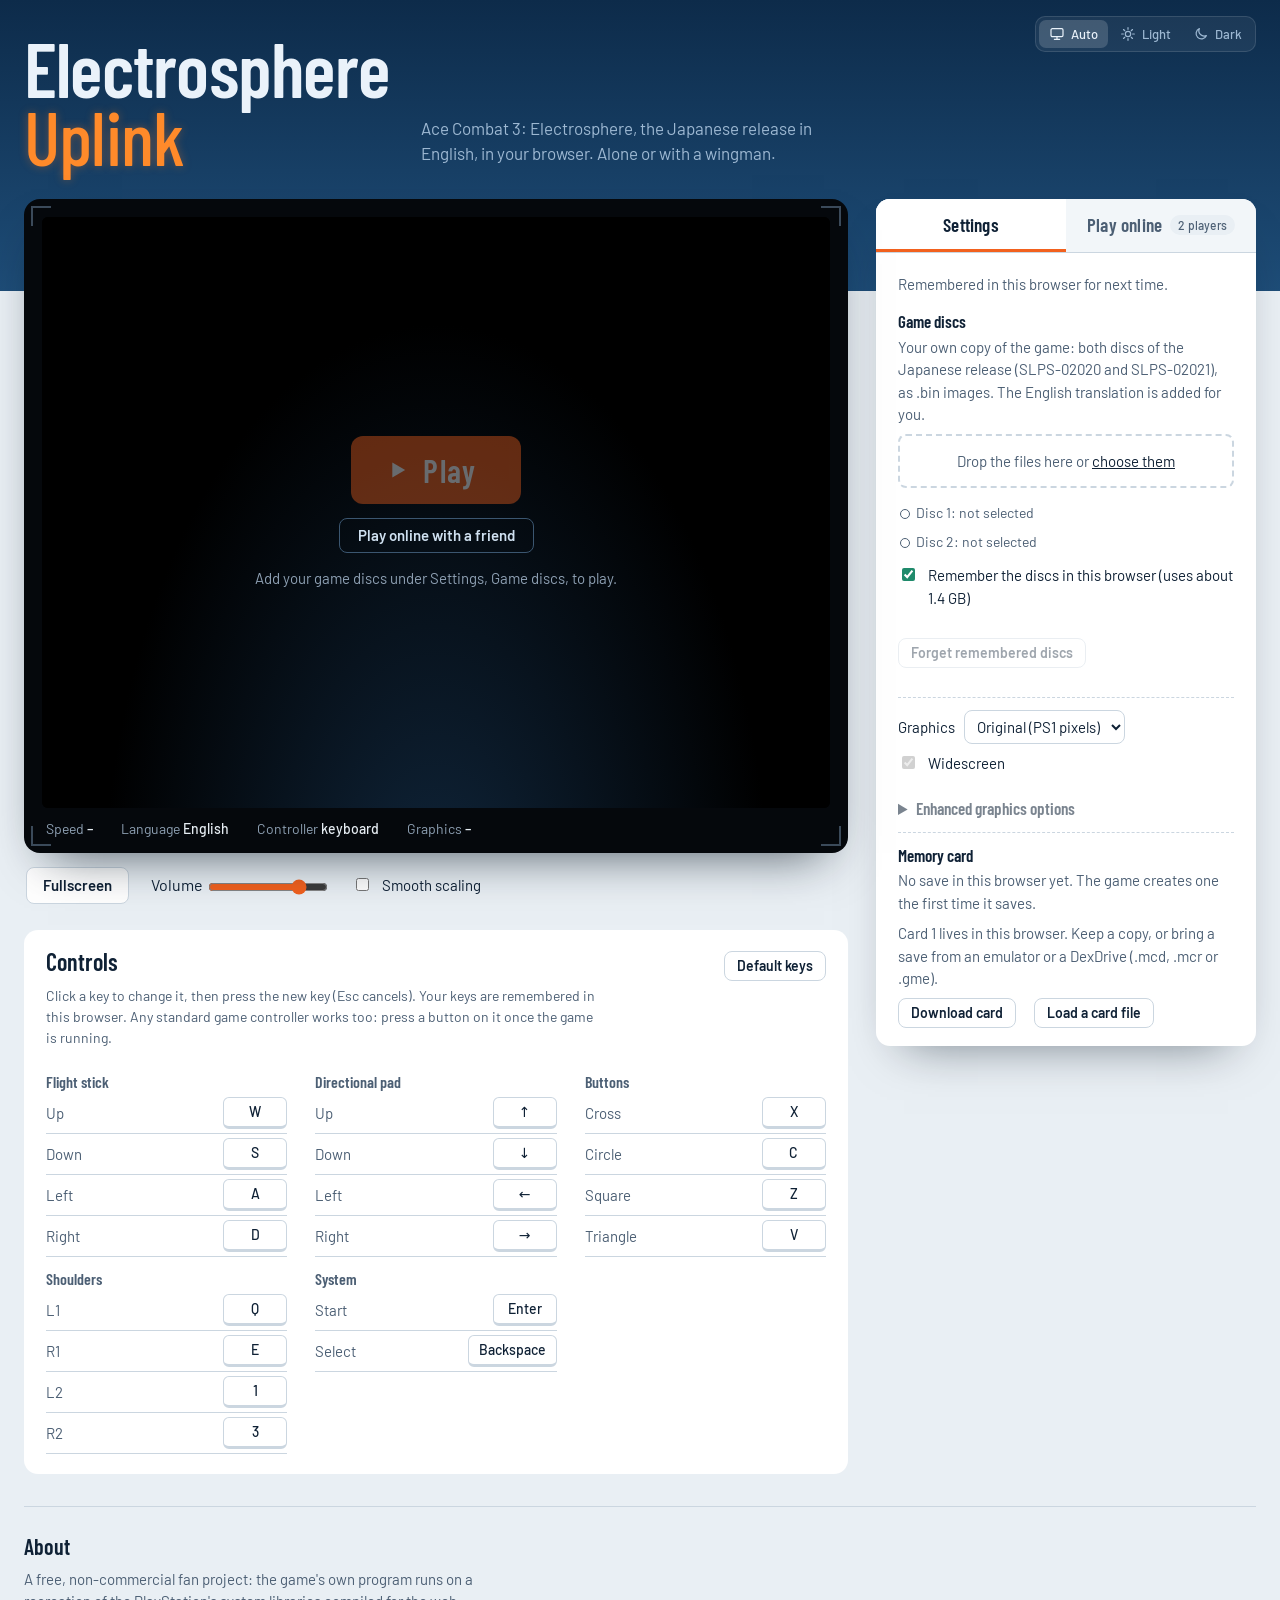
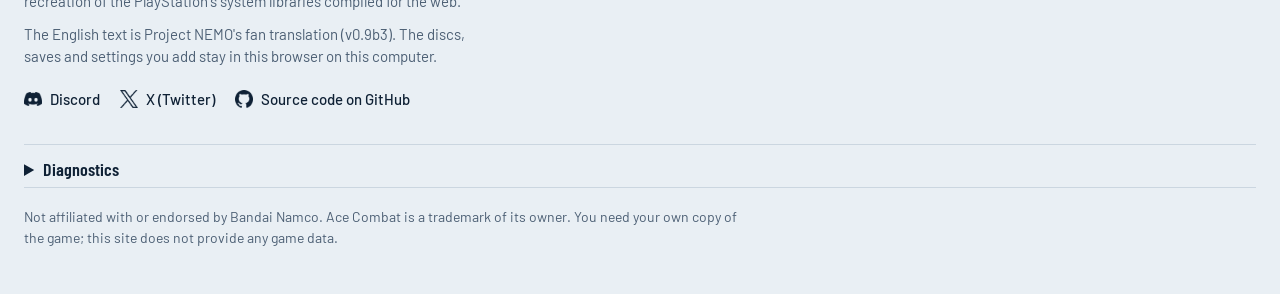
<file: web/index.html>
<!doctype html>
<html lang="en">
<head>
<meta charset="utf-8">
<meta name="viewport" content="width=device-width, initial-scale=1">
<title>Electrosphere Uplink</title>
<meta name="description" content="Play the Japanese release of Ace Combat 3: Electrosphere in your browser.">
<script src="coi-boot.js"></script>
<link rel="stylesheet" href="style.css">
</head>
<body>
<header class="sky">
  <div class="wrap sky-inner">
    <h1 class="wordmark">Electrosphere <span>Uplink</span></h1>
    <p class="tagline">Ace Combat 3: Electrosphere, the Japanese release in English, in your browser. Alone or with a wingman.</p>
    <div class="theme" role="group" aria-label="Theme">
      <button class="theme-btn" data-set="auto" aria-pressed="true" title="Follow your system's setting">
        <svg viewBox="0 0 24 24" aria-hidden="true"><rect x="3" y="4" width="18" height="12" rx="2"/><path d="M8 20h8M12 16v4"/></svg><span>Auto</span></button>
      <button class="theme-btn" data-set="light" aria-pressed="false" title="Light">
        <svg viewBox="0 0 24 24" aria-hidden="true"><circle cx="12" cy="12" r="4"/><path d="M12 2.5v2.5M12 19v2.5M2.5 12H5M19 12h2.5M5.3 5.3l1.8 1.8M16.9 16.9l1.8 1.8M5.3 18.7l1.8-1.8M16.9 7.1l1.8-1.8"/></svg><span>Light</span></button>
      <button class="theme-btn" data-set="dark" aria-pressed="false" title="Dark">
        <svg viewBox="0 0 24 24" aria-hidden="true"><path d="M20 14.5A8 8 0 0 1 9.5 4a8 8 0 1 0 10.5 10.5z"/></svg><span>Dark</span></button>
    </div>
  </div>
</header>
<div class="wrap">

  <main class="deck">
    <section class="screen" aria-label="Game screen">
      <div class="bezel"><span class="mk" aria-hidden="true"></span>
        <div id="screen-wrap">
          <canvas id="screen" width="320" height="240" aria-label="Game screen"></canvas>
          <canvas id="screen-hd" width="320" height="240" aria-label="Game screen (enhanced)"></canvas>
          <div class="loader" id="loader" hidden role="progressbar" aria-label="Loading" aria-valuemin="0" aria-valuemax="100" aria-valuenow="0">
            <svg viewBox="0 0 200 330" aria-hidden="true">
              <defs>
                <!-- an original fighter seen from above, nose up; it fills from the tail to the nose -->
                <path id="jet" d="M 100 6 C 104 16 108 36 110 60 L 112 82 L 122 100 L 124 124 L 184 184 L 186 200
                  L 128 198 L 126 216 L 166 252 L 168 264 L 122 262 L 118 282 L 104 284 L 96 284 L 82 282 L 78 262
                  L 32 264 L 34 252 L 74 216 L 72 198 L 14 200 L 16 184 L 76 124 L 78 100 L 88 82 L 90 60
                  C 92 36 96 16 100 6 Z"/>
                <clipPath id="jet-clip"><use href="#jet"/></clipPath>
                <clipPath id="jet-lit"><rect id="ld-litrect" x="0" y="330" width="200" height="0"/></clipPath>
              </defs>
              <g id="ld-flame">
                <path class="flame" d="M 97 284 L 106 284 L 101.5 318 Z"/><path class="flame late" d="M 94 284 L 103 284 L 98.5 318 Z"/>
                <path class="flame core" d="M 97 284 L 103 284 L 100 302 Z"/>
              </g>
              <use href="#jet" class="hull"/>
              <g clip-path="url(#jet-clip)">
                <rect class="fill" id="ld-fill" x="0" y="284" width="200" height="0"/>
                <rect class="edge" id="ld-edge" x="0" y="283" width="200" height="1.6"/>
              </g>
              <use href="#jet" class="hull-lit" clip-path="url(#jet-lit)"/>
              <g class="lines">
                <path d="M 100 34 C 104 42 105 54 104 66 L 100 72 L 96 66 C 95 54 96 42 100 34 Z"/>
                <path d="M 114 206 L 120 250"/><path d="M 86 206 L 80 250"/>
                <path d="M 124 124 L 128 198"/><path d="M 76 124 L 72 198"/>
              </g>
            </svg>
            <div class="pct"><span id="ld-pct">0</span><small>%</small></div>
            <div class="stage" id="ld-stage">Getting ready</div>
            <div class="sub" id="ld-sub"></div>
          </div>
          <div class="coop-veil" id="coop-veil" hidden><p></p></div>
          <div class="idle" id="idle">
            <button class="play" id="start" disabled aria-describedby="idle-hint">
              <svg viewBox="0 0 24 24" aria-hidden="true"><path d="M8 5.5v13l11-6.5z"/></svg><span>Play</span>
            </button>
            <button class="ghost" id="to-online">Play online with a friend</button>
            <p class="idle-hint" id="idle-hint"></p>
          </div>
        </div>
        <div class="readouts" aria-live="polite">
          <span>Speed <b id="fps">–</b></span>
          <span>Language <b id="ro-lang">–</b></span>
          <span>Controller <b id="ro-pad">keyboard</b></span>
          <span>Graphics <b id="ro-gfx">–</b></span>
        </div>
      </div>
      <div class="screen-tools">
        <button class="quiet live-only" id="stop" disabled>Stop</button>
        <button class="quiet" id="fullscreen">Fullscreen</button>
        <label>Volume <input type="range" id="volume" min="0" max="100" value="80" aria-label="Volume"></label>
        <label class="check flush sd-only"><input type="checkbox" id="smooth"> Smooth scaling</label>
        <p class="note status" id="status" role="status"></p>
      </div>
    </section>

    <aside class="console" aria-label="Setup and online play">
      <div class="tabs" role="tablist" aria-label="Panels">
        <button role="tab" class="tab" id="tab-setup" aria-selected="true" aria-controls="panel-setup">Settings</button>
        <button role="tab" class="tab" id="tab-online" aria-selected="false" aria-controls="panel-online" tabindex="-1">Play online <span class="badge">2 players</span></button>
      </div>
      <div class="panel" id="panel-setup" role="tabpanel" aria-labelledby="tab-setup">
        <p class="panel-lede">Remembered in this browser for next time.</p>
        <div class="settings">
          <div class="set-group" id="step-discs">
            <h4>Game discs</h4>
            <p>Your own copy of the game: both discs of the Japanese release (SLPS-02020 and SLPS-02021), as .bin images. The English translation is added for you.</p>
            <div id="drop">Drop the files here or <label class="pickbtn" for="pick">choose them</label><input type="file" id="pick" multiple accept=".bin,.cue,.iso,.img"></div>
            <ul class="files" id="files"></ul>
            <label class="check"><input type="checkbox" id="remember" checked> Remember the discs in this browser (uses about 1.4 GB)</label>
            <p class="note" id="storeprog"></p>
            <div class="row"><button class="quiet small" id="forget">Forget remembered discs</button></div>
            <p class="note" id="enhint"></p>
          </div>
          <div class="set-group">
            <div class="row">
              <label>Graphics <select id="gfx" aria-describedby="gfxhint">
                <option value="0">Original (PS1 pixels)</option>
                <option value="2">Enhanced 2×</option>
                <option value="3">Enhanced 3×</option>
                <option value="4">Enhanced 4×</option>
                <option value="6">Enhanced 6×</option>
              </select></label>
              <label class="check flush"><input type="checkbox" id="widescreen" data-bit="1" checked> Widescreen</label>
            </div>
            <p class="note" id="gfxhint"></p>
            <details class="gfx-more" id="gfx-more">
              <summary>Enhanced graphics options</summary>
              <p class="note">These change straight away, also while playing.</p>
              <div class="gfx-grid">
                <label class="check"><input type="checkbox" data-bit="2" checked> World effects <span class="sub">(all of the below)</span></label>
                <label class="check"><input type="checkbox" data-bit="64"> Atmosphere and haze</label>
                <label class="check"><input type="checkbox" data-bit="4"> Far terrain <span class="sub">(needs atmosphere)</span></label>
                <label class="check"><input type="checkbox" data-bit="512" checked> Original fog <span class="sub">(the ground fades out at the game's own distance)</span></label>
                <label class="check"><input type="checkbox" data-bit="16"> Clouds</label>
                <label class="check"><input type="checkbox" data-bit="256" checked> Sun and glare</label>
                <label class="check"><input type="checkbox" data-bit="128" checked> Sky lighting</label>
                <label class="check"><input type="checkbox" data-bit="8"> Animated ocean <span class="sub">(sun glints on the waves can flicker)</span></label>
              </div>
              <button class="quiet compact" id="gfx-defaults">Defaults</button>
            </details>
          </div>
          <div class="set-group">
            <h4>Memory card</h4>
            <p id="saveinfo"></p>
            <p>Card 1 lives in this browser. Keep a copy, or bring a save from an emulator or a DexDrive (.mcd, .mcr or .gme).</p>
            <div class="row"><button class="quiet small" id="export">Download card</button><button class="quiet small" id="importbtn">Load a card file</button><button class="quiet small" id="restorecard" hidden>Restore previous card</button><input type="file" id="import" accept=".mcd,.mcr,.gme" hidden></div>
          </div>
        </div>
      </div>
      <div class="panel" id="panel-online" role="tabpanel" aria-labelledby="tab-online" hidden>
        <div id="step-online">
          <h2 class="panel-title">Play online together</h2>
          <p>Each player on their own computer. The host's memory card and settings are used, and nothing is saved on the guest's side. The guest flies as the second plane.</p>
          <div class="row">
            <label>Username <input id="on-name" maxlength="24" size="12" autocomplete="nickname"></label>
            <label class="check flush"><input type="checkbox" id="on-private" checked> Private room <span class="sub">(only people with the code can ask to join)</span></label>
          </div>
          <div id="on-idle">
            <div class="row"><button class="small" id="on-create">Create a room</button></div>
            <div class="row">
              <label>Room code <input id="on-code" placeholder="NEMO-XXXX" maxlength="9" size="10" autocomplete="off" spellcheck="false"></label>
              <button class="quiet small" id="on-join">Join</button>
              <button class="quiet small" id="on-browse">Public rooms</button>
            </div>
            <ul class="files" id="on-rooms"></ul>
            <div class="row" id="on-rooms-tools" hidden><button class="quiet small" id="on-refresh">Refresh the list</button> <span class="note" id="on-rooms-time"></span></div>
          </div>
          <div id="on-room" hidden>
            <p class="on-code" id="on-hostbits"><span id="on-roomcode"></span> <button class="quiet small" id="on-copy">Copy</button></p>
            <ul class="files" id="on-requests"></ul>
            <div class="row"><button class="small" id="on-go" hidden>Start the game</button><button class="quiet small" id="on-leave">Leave</button></div>
          </div>
          <p class="note" id="on-state" role="status"></p>
        </div>
      </div>
    </aside>
    <section class="controls" aria-labelledby="h-keys">
        <div class="controls-head">
          <h2 id="h-keys">Controls</h2>
          <button class="quiet small" id="keys-reset">Default keys</button>
        </div>
        <p class="note">Click a key to change it, then press the new key (Esc cancels). Your keys are remembered in this browser.
          Any standard game controller works too: press a button on it once the game is running.</p>
        <div class="keygrid" id="keygrid"></div>
      </section>
  </main>

  <div class="lower">
    <section aria-labelledby="h-about">
      <h2 id="h-about">About</h2>
      <p>A free, non-commercial fan project: the game's own program runs on a recreation of the PlayStation's system libraries compiled for the web.</p>
      <p>The English text is Project NEMO's fan translation (v0.9b3). The discs, saves and settings you add stay in this browser on this computer.</p>
      <ul class="contact" aria-label="Contact and source code">
        <li><a href="https://discord.com/users/176006073197527040" target="_blank" rel="noopener noreferrer"><span class="logo logo-discord" aria-hidden="true"></span>Discord</a></li>
        <li><a href="https://x.com/Ashenfag" target="_blank" rel="noopener noreferrer"><span class="logo logo-x" aria-hidden="true"></span>X (Twitter)</a></li>
        <li><a href="https://github.com/leanbgit/Electrosphere-uplink" target="_blank" rel="noopener noreferrer"><span class="logo logo-github" aria-hidden="true"></span>Source code on GitHub</a></li>
      </ul>
    </section>
  </div>

  <details class="diag">
    <summary>Diagnostics</summary>
    <div id="log" role="log"></div>
  </details>

  <footer>
    <p>Not affiliated with or endorsed by Bandai Namco. Ace Combat is a trademark of its owner. You need your own copy of the game; this site does not provide any game data.</p>
  </footer>
</div>
<script src="netplay.js"></script>
<script type="module" src="page/main.js"></script>
</body>
</html>
</file>
<file: web/style.css>
/* style.css -- the page (index.html).
 *
 * Idea: the page is the sky. A band of stratosphere blue at the top, the game
 * screen rising out of it onto the cloud deck below, and the settings beside
 * it as a two-tab console (Settings / Play online). One accent, afterburner
 * orange, for what starts things. Every button answers: it lifts under the
 * pointer, presses down when clicked, and shows a ring for the keyboard. */
@font-face { font-family: Barlow; src: url(fonts/Barlow-Regular.woff2) format('woff2'); font-weight: 400; font-display: swap; }
@font-face { font-family: Barlow; src: url(fonts/Barlow-Medium.woff2) format('woff2'); font-weight: 500; font-display: swap; }
@font-face { font-family: Barlow; src: url(fonts/Barlow-SemiBold.woff2) format('woff2'); font-weight: 600; font-display: swap; }
@font-face { font-family: 'Barlow Condensed'; src: url(fonts/BarlowCondensed-Medium.woff2) format('woff2'); font-weight: 500; font-display: swap; }
@font-face { font-family: 'Barlow Condensed'; src: url(fonts/BarlowCondensed-SemiBold.woff2) format('woff2'); font-weight: 600; font-display: swap; }

:root {
  --sky: #0D2B4A;          /* stratosphere: the band at the top */
  --sky-low: #1E4D78;      /* where it meets the horizon */
  --sky-ink: #EAF2FA;
  --sky-ink-soft: #9DB8D2;
  --deck: #E9EFF4;         /* the cloud deck: the page */
  --panel: #FFFFFF;
  --panel-sunk: #F2F6F9;
  --ink: #0F2135;
  --ink-soft: #4C5F74;
  --rule: #CBD6E0;
  --burn: #F2611E;         /* afterburner: the one accent */
  --burn-hi: #FF7A3A;
  --burn-lo: #C94A10;
  --burn-ink: #FFFFFF;
  --ok: #1F8A6B;
  --bad: #B3261E;
  --bezel: #05080C;
  --bezel-mark: #3B4A5A;
  --lift: 0 6px 16px -8px rgba(13, 43, 74, .45);
  --font: Barlow, 'Segoe UI', system-ui, sans-serif;
  --font-cond: 'Barlow Condensed', 'Arial Narrow', Barlow, sans-serif;
  color-scheme: light;
}
@media (prefers-color-scheme: dark) {
  :root:not([data-theme="light"]) {
    --sky: #04121F; --sky-low: #0C2A45; --deck: #0B1622; --panel: #122131; --panel-sunk: #0E1B29;
    --ink: #DCE6F0; --ink-soft: #93A6BA; --rule: #263749; --ok: #4FC3A1; --bad: #F2867D;
    --lift: 0 6px 18px -8px rgba(0, 0, 0, .8);
    color-scheme: dark;
  }
}
:root[data-theme="dark"] {
  --sky: #04121F; --sky-low: #0C2A45; --deck: #0B1622; --panel: #122131; --panel-sunk: #0E1B29;
  --ink: #DCE6F0; --ink-soft: #93A6BA; --rule: #263749; --ok: #4FC3A1; --bad: #F2867D;
  --lift: 0 6px 18px -8px rgba(0, 0, 0, .8);
  color-scheme: dark;
}

* { box-sizing: border-box; }
html { -webkit-text-size-adjust: 100%; }
body { margin: 0; background: var(--deck); color: var(--ink); font: 400 16px/1.5 var(--font); }
a { color: inherit; text-underline-offset: 3px; }
.wrap { max-width: 1280px; margin: 0 auto; padding: 0 24px; }
@media (max-width: 640px) { .wrap { padding: 0 16px; } }
:focus-visible { outline: 3px solid color-mix(in srgb, var(--burn) 70%, transparent); outline-offset: 2px; }

/* ---- the sky band */
.sky { background: linear-gradient(180deg, var(--sky) 0%, var(--sky-low) 100%); color: var(--sky-ink); padding: 34px 0 120px; }
.sky-inner { display: flex; flex-wrap: wrap; align-items: flex-end; gap: 10px 32px; position: relative; }

/* the theme switch (page/theme.js), top right of the sky band */
.theme { position: absolute; top: -18px; right: 24px; display: flex; gap: 2px; padding: 3px; border-radius: 10px;
         background: rgba(255, 255, 255, .06); border: 1px solid rgba(255, 255, 255, .12); }
.theme .theme-btn { display: inline-flex; align-items: center; gap: 6px; padding: 6px 10px; border-radius: 7px; border: 0;
                    background: transparent; color: var(--sky-ink-soft); font: 500 13px/1 var(--font); }
.theme .theme-btn:hover:not(:disabled) { background: rgba(255, 255, 255, .10); color: var(--sky-ink); box-shadow: none; transform: none; }
.theme .theme-btn:active:not(:disabled) { background: rgba(255, 255, 255, .16); transform: none; }
.theme .theme-btn[aria-pressed="true"] { background: rgba(255, 255, 255, .16); color: var(--sky-ink); }
.theme svg { width: 16px; height: 16px; fill: none; stroke: currentColor; stroke-width: 1.8; stroke-linecap: round; stroke-linejoin: round; }
@media (max-width: 640px) { .theme { right: 16px; top: 0; } .theme .theme-btn { padding: 6px 8px; } .theme .theme-btn span { display: none; } }
.wordmark { margin: 0; font: 600 clamp(40px, 6.4vw, 76px)/.9 var(--font-cond); letter-spacing: -.01em; }
.wordmark span { display: block; font-weight: 500; color: #FF8A2A; text-shadow: 0 0 10px rgba(255, 122, 26, .35); }   /* neon orange, a soft glow */
.tagline { margin: 0 0 4px; max-width: 42ch; color: var(--sky-ink-soft); font-size: 17px; }

/* ---- deck: the screen rises out of the sky band */
.deck { display: grid; grid-template-columns: minmax(0, 1fr) 380px; grid-template-areas: "screen console" "controls console";
        gap: 26px 28px; align-items: start; margin-top: -92px; padding-bottom: 32px; }
.deck > .screen { grid-area: screen; } .deck > .console { grid-area: console; } .deck > .controls { grid-area: controls; }
/* one column: the console (and so online play) right under the screen, the key list last */
@media (max-width: 1020px) { .deck { grid-template-columns: minmax(0, 1fr); grid-template-areas: "screen" "console" "controls"; } }

.bezel { position: relative; background: var(--bezel); border-radius: 16px; padding: 18px 18px 12px; box-shadow: 0 24px 48px -24px rgba(4, 18, 31, .7); }
.bezel::before, .bezel::after, .bezel .mk::before, .bezel .mk::after {
  content: ''; position: absolute; width: 18px; height: 18px; border: 2px solid var(--bezel-mark); transition: border-color .4s;
}
.bezel::before { top: 7px; left: 7px; border-right: 0; border-bottom: 0; }
.bezel::after { top: 7px; right: 7px; border-left: 0; border-bottom: 0; }
.bezel .mk::before { bottom: 7px; left: 7px; border-right: 0; border-top: 0; }
.bezel .mk::after { bottom: 7px; right: 7px; border-left: 0; border-top: 0; }
body.live .bezel::before, body.live .bezel::after, body.live .bezel .mk::before, body.live .bezel .mk::after { border-color: var(--burn); }

#screen-wrap { position: relative; aspect-ratio: 4 / 3; width: 100%; background: #000; display: flex; align-items: center; justify-content: center; overflow: hidden; border-radius: 6px; }
#screen-wrap.wide { aspect-ratio: 16 / 9; }
#screen, #screen-hd { width: 100%; height: 100%; image-rendering: pixelated; display: block; }
#screen-hd { image-rendering: auto; display: none; }
body.hd #screen-hd { display: block; } body.hd #screen { display: none; }
body.hd .sd-only { display: none; }
#screen.smooth { image-rendering: auto; }
#screen-wrap:fullscreen { border-radius: 0; }
.idle { position: absolute; inset: 0; display: flex; flex-direction: column; align-items: center; justify-content: center; gap: 14px; color: #8EA0B3; text-align: center; padding: 24px;
        background: radial-gradient(ellipse at 50% 120%, #10263C 0%, #000 60%); }
body.live .idle { display: none; }
.idle-hint { margin: 0; font-size: 15px; color: #8EA0B3; min-height: 1.4em; max-width: 46ch; }

/* ---- buttons: one system, every one of them answers */
button { font: 600 15px/1 var(--font); border-radius: 8px; padding: 10px 16px; cursor: pointer; color: var(--burn-ink);
         background: var(--burn); border: 1.5px solid var(--burn);
         transition: transform .12s ease-out, box-shadow .15s, background-color .15s, border-color .15s, color .15s; }
button:hover:not(:disabled) { background: var(--burn-hi); border-color: var(--burn-hi); transform: translateY(-1px); box-shadow: var(--lift); }
button:active:not(:disabled) { background: var(--burn-lo); border-color: var(--burn-lo); transform: translateY(1px); box-shadow: none; transition-duration: .05s; }
button:disabled { opacity: .4; cursor: not-allowed; }
button.quiet { background: var(--panel); color: var(--ink); border-color: var(--rule); }
button.quiet:hover:not(:disabled) { background: var(--panel); border-color: var(--ink-soft); }
button.quiet:active:not(:disabled) { background: var(--panel-sunk); border-color: var(--ink); }
button.small, button.quiet.small, button.compact, button.quiet.compact { padding: 7px 12px; font-size: 14px; }

button.play { display: inline-flex; align-items: center; gap: 12px; font: 600 32px/1 var(--font-cond); letter-spacing: .04em;
              padding: 18px 44px 18px 32px; border-radius: 12px; border: 0; box-shadow: 0 0 0 0 color-mix(in srgb, var(--burn) 40%, transparent); }
button.play svg { width: 28px; height: 28px; fill: currentColor; }
button.play:hover:not(:disabled) { transform: translateY(-2px) scale(1.03); box-shadow: 0 0 0 8px color-mix(in srgb, var(--burn) 28%, transparent); }
button.play:active:not(:disabled) { transform: scale(.97); box-shadow: 0 0 0 3px color-mix(in srgb, var(--burn) 45%, transparent); }
button.play:focus-visible { outline: 3px solid #fff; outline-offset: 4px; }
button.ghost { background: transparent; color: #CFE0F0; border-color: #3B5670; font-size: 15px; padding: 9px 18px; }
button.ghost:hover:not(:disabled) { background: rgba(255, 255, 255, .06); border-color: #8FB0CE; color: #fff; box-shadow: none; }
button.ghost:active:not(:disabled) { background: rgba(255, 255, 255, .12); }
body.live button.ghost { display: none; }
@media (prefers-reduced-motion: reduce) { button, button.play { transition: none; } button:hover:not(:disabled), button:active:not(:disabled) { transform: none; } }

.live-only { display: none; } body.live .live-only { display: inline-block; }

/* ---- under the screen */
.readouts { display: flex; flex-wrap: wrap; gap: 4px 28px; padding: 10px 4px 2px; color: #8EA0B3; font-size: 14px; }
.readouts b { color: #E6EDF3; font-weight: 500; font-variant-numeric: tabular-nums; }
.screen-tools { display: flex; flex-wrap: wrap; align-items: center; gap: 10px 22px; padding: 14px 2px 0; }
.screen-tools .status { margin: 0 0 0 auto; text-align: right; max-width: 48ch; }
input[type=range] { accent-color: var(--burn); width: 120px; vertical-align: middle; }

/* ---- the console: two tabs beside the screen */
.console { background: var(--panel); border-radius: 14px; box-shadow: 0 24px 48px -28px rgba(4, 18, 31, .55); overflow: hidden; }
.tabs { display: grid; grid-template-columns: 1fr 1fr; background: var(--panel-sunk); border-bottom: 1px solid var(--rule); }
.tab { background: transparent; color: var(--ink-soft); border: 0; border-radius: 0; padding: 16px 12px 13px; border-bottom: 3px solid transparent;
       font: 600 19px/1.1 var(--font-cond); letter-spacing: .01em; display: flex; flex-wrap: wrap; align-items: center; justify-content: center; gap: 4px 8px; }
.tab:hover:not(:disabled) { background: var(--panel); color: var(--ink); border-color: transparent; border-bottom-color: var(--rule); transform: none; box-shadow: none; }
.tab:active:not(:disabled) { background: var(--panel); transform: none; }
.tab[aria-selected="true"] { background: var(--panel); color: var(--ink); border-bottom-color: var(--burn); }
.tab:focus-visible { outline-offset: -4px; }
.badge { font: 500 12px/1 var(--font); color: var(--ink-soft); background: var(--deck); border-radius: 999px; padding: 4px 8px; }
.tab[aria-selected="true"] .badge { background: color-mix(in srgb, var(--burn) 14%, var(--panel)); color: var(--burn-lo); }
.panel { padding: 20px 22px 18px; }
.panel[hidden] { display: none; }
.panel-lede { margin: 0 0 16px; color: var(--ink-soft); font-size: 15px; }
.panel-title { margin: 0 0 6px; font: 600 24px/1.1 var(--font-cond); }

.steps { list-style: none; margin: 0; padding: 0; counter-reset: step; }
.step { counter-increment: step; position: relative; padding: 0 0 18px 44px; }
.step + .step { border-top: 1px solid var(--rule); padding-top: 16px; }
.step::before { content: counter(step); position: absolute; left: 0; width: 30px; height: 30px; border-radius: 50%;
                border: 2px solid var(--ink); display: grid; place-items: center; font: 600 16px/1 var(--font-cond); }
.step + .step::before { top: 16px; }
.step.done::before { content: '✓'; background: var(--ok); border-color: var(--ok); color: #fff; }
.step h3 { margin: 2px 0 6px; font: 600 20px/1.2 var(--font-cond); }
.step p, .settings p, #step-online p { margin: 0 0 8px; font-size: 15px; color: var(--ink-soft); }

.set-group + .set-group { margin-top: 14px; padding-top: 12px; border-top: 1px dashed var(--rule); }
.set-group h4 { margin: 0 0 4px; font: 600 17px/1.2 var(--font-cond); }
.set-group > .row { gap: 8px 18px; font-size: 15px; }
select, input:not([type]) { font: inherit; font-size: 15px; color: var(--ink); background: var(--panel); border: 1.5px solid var(--rule); border-radius: 8px; padding: 6px 8px; margin-left: 6px; transition: border-color .15s; }
select:hover, input:not([type]):hover { border-color: var(--ink-soft); }
select:focus-visible, input:not([type]):focus-visible { border-color: var(--burn); outline: none; box-shadow: 0 0 0 3px color-mix(in srgb, var(--burn) 25%, transparent); }
.gfx-more { margin: 8px 0 0; }
.gfx-more summary { cursor: pointer; font: 600 17px/1.2 var(--font-cond); }
.gfx-more .note { margin: 6px 0 8px; }
.gfx-grid { display: grid; grid-template-columns: 1fr; gap: 2px; margin-bottom: 10px; }
.gfx-grid .check { margin: 0; }
.gfx-grid label.check { flex-wrap: wrap; row-gap: 0; }
.gfx-grid .sub { color: var(--ink-soft); font-size: 13px; flex-basis: 100%; padding-left: 23px; margin-top: -2px; }
body.sd .gfx-more { opacity: .55; }
summary:hover { color: var(--burn-lo); }

label.check { display: flex; gap: 10px; align-items: flex-start; font-size: 15px; margin: 8px 0 0; cursor: pointer; }
label.check input { margin-top: 4px; accent-color: var(--ok); }
.check.flush { margin: 0; }
.note { font-size: 14px; color: var(--ink-soft); margin: 4px 0 0; min-height: 1em; }
.note.ok { color: var(--ok); } .note.bad { color: var(--bad); }
.row { display: flex; flex-wrap: wrap; gap: 10px; align-items: center; }
.row[hidden], #step-online .row[hidden] { display: none; }
#forget { margin-top: 6px; }

/* online panel (web/online.js) */
#step-online .row { display: flex; flex-wrap: wrap; gap: 8px 14px; align-items: center; margin-top: 10px; }
#step-online .sub { color: var(--ink-soft); font-size: 13px; font-weight: 400; }
#on-create { padding: 11px 20px; font-size: 16px; }
.files { list-style: none; margin: 10px 0 0; padding: 0; font-size: 14px; }
.files li { padding: 4px 0 4px 18px; position: relative; }
.files li::before { content: ''; position: absolute; left: 2px; top: 11px; width: 8px; height: 8px; border-radius: 50%; border: 1.5px solid var(--ink-soft); }
.files li.dim { color: var(--ink-soft); }
.files li.ok::before { background: var(--ok); border-color: var(--ok); }
#drop { border: 2px dashed var(--rule); border-radius: 8px; padding: 14px; margin-top: 8px; text-align: center; color: var(--ink-soft); font-size: 15px; }
#drop.over { border-color: var(--burn); color: var(--ink); }
#drop label.pickbtn { color: var(--ink); text-decoration: underline; cursor: pointer; }
#drop input[type=file] { display: none; }
.files li button { margin-left: 8px; }
.on-code { font: 600 30px/1.2 var(--font-cond); letter-spacing: .06em; margin: 8px 0 0; }

/* who has the controls, on the game screen */
#screen-wrap.veiled canvas { filter: grayscale(.6) brightness(.45); transition: filter .3s; }
.coop-veil[hidden] { display: none; }
.coop-veil { position: absolute; left: 0; right: 0; top: 8%; display: flex; justify-content: center; pointer-events: none; z-index: 3; }
.coop-veil p { margin: 0 16px; padding: 8px 16px; border-radius: 6px; background: rgba(8, 14, 20, .78); color: #fff;
               font: 600 clamp(14px, 2.4vw, 20px)/1.3 var(--font-cond); text-align: center; letter-spacing: .02em; }

/* ---- loading screen (unchanged from the site) */
.loader { position: absolute; inset: 0; z-index: 2; background: #000; display: flex; flex-direction: column;
          align-items: center; justify-content: center; gap: 2px; padding: 24px; text-align: center; transition: opacity .45s ease-out; }
.loader[hidden] { display: none; }
.loader.gone { opacity: 0; }
.loader svg { height: min(52%, 320px); width: auto; overflow: visible; }
.loader .hull { fill: #0B141D; stroke: #3B4A5A; stroke-width: 1.4; stroke-linejoin: round; }
.loader .hull-lit { fill: none; stroke: var(--burn); stroke-width: 1.4; stroke-linejoin: round; }
.loader .lines { fill: none; stroke: #000; stroke-opacity: .3; stroke-width: 1.2; stroke-linecap: round; stroke-linejoin: round; }
.loader .fill { fill: var(--burn); }
.loader .edge { fill: #FFE1CF; }
.loader .flame { fill: #FFB15C; transform-box: fill-box; transform-origin: 50% 0; animation: flame .09s steps(2) infinite alternate; }
.loader .flame.core { fill: #FFF1DA; }
.flame.late { animation-delay: .045s; }
@keyframes flame { from { transform: scaleY(1); opacity: .95; } to { transform: scaleY(.7); opacity: .7; } }
.loader .pct { font: 600 clamp(30px, 5vw, 46px)/1 var(--font-cond); color: #E6EDF3; font-variant-numeric: tabular-nums; margin-top: 10px; }
.loader .pct small { font-size: .55em; color: #8EA0B3; margin-left: 2px; }
.loader .stage { font: 500 15px/1.3 var(--font-cond); color: #8EA0B3; max-width: 46ch; }
.loader .sub { font-size: 13px; color: #5E7184; margin-top: 4px; }
@media (prefers-reduced-motion: reduce) { .loader { transition: none; } .loader .flame { animation: none; } .bezel::before, .bezel::after, .bezel .mk::before, .bezel .mk::after { transition: none; } }

/* ---- controls */

.controls { background: var(--panel); border-radius: 14px; padding: 18px 22px 20px; }
.controls-head { display: flex; align-items: baseline; justify-content: space-between; gap: 12px; }
.controls h2 { margin: 0; font: 600 24px/1.2 var(--font-cond); }
.controls .note { margin: 4px 0 12px; max-width: 70ch; }
.keygrid { display: grid; grid-template-columns: repeat(auto-fill, minmax(230px, 1fr)); gap: 0 28px; }
.keygroup h3 { margin: 12px 0 2px; font: 600 16px/1.2 var(--font-cond); color: var(--ink-soft); }
.keyrow { display: flex; align-items: center; justify-content: space-between; gap: 10px; padding: 4px 0; border-bottom: 1px solid var(--rule); font-size: 15px; }
.keyrow span { color: var(--ink-soft); }
button.keycap { font: 500 14px/1 var(--font); min-width: 64px; padding: 7px 10px; border: 1px solid var(--rule); border-bottom-width: 3px; border-radius: 6px;
                background: var(--panel); color: var(--ink); }
button.keycap:hover:not(:disabled) { background: var(--panel); border-color: var(--ink-soft); transform: translateY(-1px); box-shadow: none; }
button.keycap:active:not(:disabled) { background: var(--panel-sunk); border-bottom-width: 1px; transform: translateY(2px); }
button.keycap.listening { border-color: var(--burn); color: var(--burn-lo); }
button.keycap.flash { animation: keyflash .6s ease-out; }
@keyframes keyflash { from { background: var(--burn); color: var(--burn-ink); } }
@media (prefers-reduced-motion: reduce) { button.keycap.flash { animation: none; } }

/* ---- lower deck */
.lower { padding: 8px 0 28px; border-top: 1px solid var(--rule); }
.lower section { padding-top: 18px; }
.lower h2 { margin: 0 0 8px; font: 600 22px/1.2 var(--font-cond); }
.lower p { margin: 0 0 10px; font-size: 15px; color: var(--ink-soft); max-width: 60ch; }
.contact { list-style: none; margin: 14px 0 0; padding: 0; display: flex; flex-wrap: wrap; gap: 8px 20px; }
.contact a { display: inline-flex; align-items: center; gap: 8px; font-size: 15px; font-weight: 500; color: var(--ink); text-decoration: none; padding: 6px 0; }
.contact a:hover { color: var(--burn-lo); text-decoration: underline; text-underline-offset: 3px; }
.contact a:focus-visible { outline: 2px solid var(--burn); outline-offset: 3px; border-radius: 4px; }
/* the logos (icons/, from each site's brand assets) are masks painted in the
 * text colour, so they follow light and dark mode and the hover colour */
.contact .logo { width: 18px; height: 18px; flex: none; background: currentColor;
  -webkit-mask-position: center; mask-position: center; -webkit-mask-size: contain; mask-size: contain;
  -webkit-mask-repeat: no-repeat; mask-repeat: no-repeat; }
.logo-discord { -webkit-mask-image: url(icons/discord.png); mask-image: url(icons/discord.png); }
.logo-x       { -webkit-mask-image: url(icons/x.png);       mask-image: url(icons/x.png); }
.logo-github  { -webkit-mask-image: url(icons/github.png);  mask-image: url(icons/github.png); }
details.diag { border-top: 1px solid var(--rule); padding: 14px 0 6px; }
details.diag summary { cursor: pointer; font: 600 18px/1.2 var(--font-cond); }
#log { margin-top: 10px; height: 240px; overflow: auto; background: var(--panel-sunk); border-radius: 8px; padding: 10px; font: 12px/1.4 ui-monospace, Consolas, monospace; white-space: pre-wrap; color: var(--ink-soft); }
#log .ok { color: var(--ok); } #log .bad { color: var(--bad); } #log .dim { opacity: .75; }
footer { border-top: 1px solid var(--rule); padding: 18px 0 40px; font-size: 14px; color: var(--ink-soft); }
footer p { margin: 0 0 6px; max-width: 90ch; }
kbd { font: 500 14px/1 var(--font); border: 1px solid var(--rule); border-bottom-width: 2px; border-radius: 4px; padding: 2px 6px; background: var(--panel); }
.sr { position: absolute; width: 1px; height: 1px; overflow: hidden; clip: rect(0 0 0 0); }

@media (max-width: 640px) {
  .sky { padding: 22px 0 90px; }
  .deck { margin-top: -70px; }
  .bezel { padding: 10px 10px 8px; border-radius: 12px; }
  button.play { font-size: 26px; padding: 14px 32px 14px 24px; }
  .screen-tools .status { margin: 0; text-align: left; }
}
</file>
